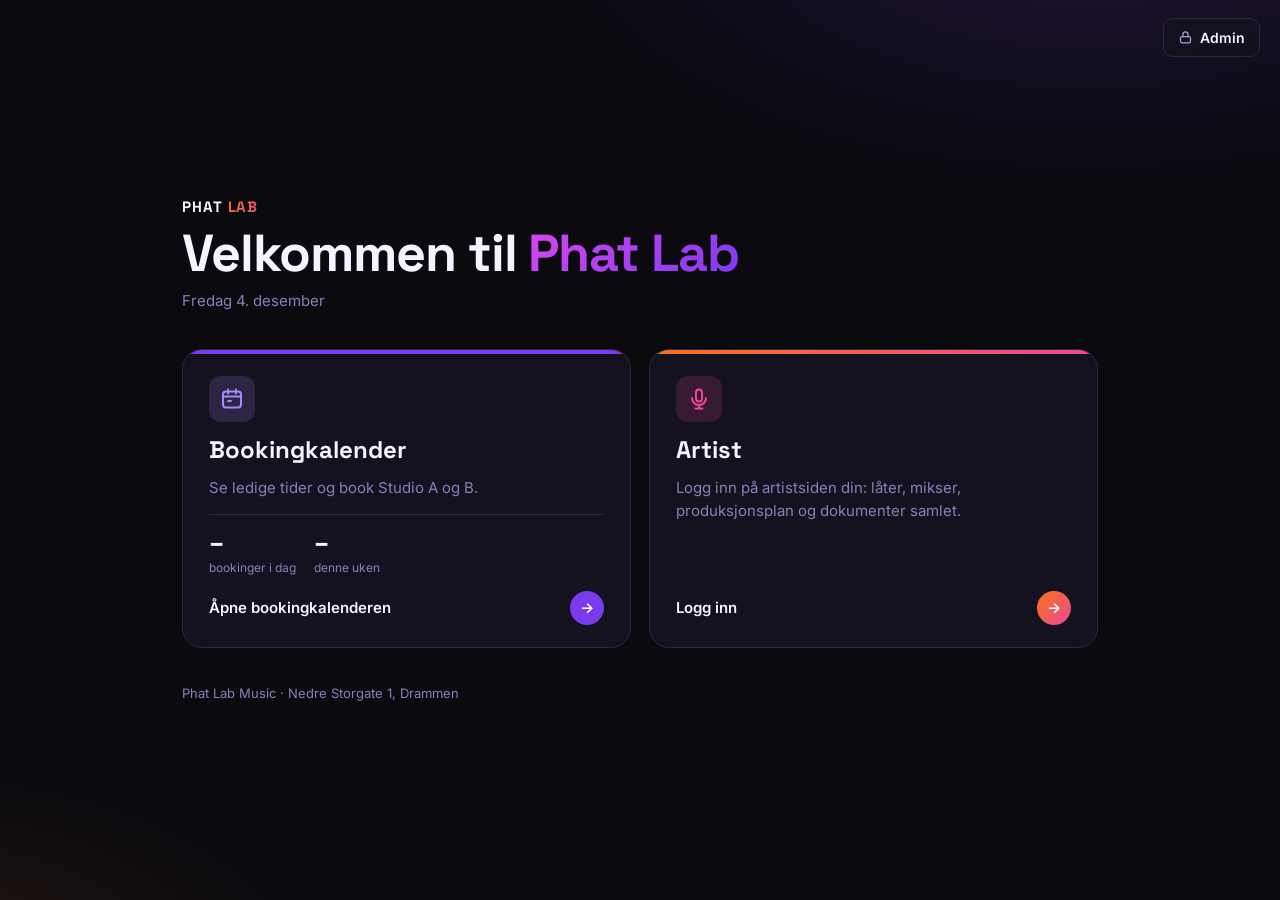
<file: index.html>
<!DOCTYPE html>
<html lang="nb">
<head>
<meta charset="utf-8">
<meta name="viewport" content="width=device-width, initial-scale=1">
<meta name="robots" content="noindex,nofollow">
<title>Phat Lab</title>
<link rel="preconnect" href="https://fonts.googleapis.com">
<link rel="preconnect" href="https://fonts.gstatic.com" crossorigin>
<link href="https://fonts.googleapis.com/css2?family=Inter:wght@400;500;600&family=Space+Grotesk:wght@500;700&display=swap" rel="stylesheet">
<style>

:root{
  --bg:#0A0A0F; --card:#15121F; --ink:#F5F3FF; --muted:#8B7FB8; --line:#2D2640;
  --orange:#E8682A; --grad:linear-gradient(135deg,#D946EF 0%,#7C3AED 100%);
  --grad-hot:linear-gradient(135deg,#F97316 0%,#EC4899 100%);
  --f-display:"Space Grotesk","Inter",system-ui,sans-serif;
  --f-body:"Inter",system-ui,-apple-system,"Segoe UI",sans-serif;
  color-scheme:dark;
}
*{box-sizing:border-box}
html,body{margin:0;height:100%}
body{background:var(--bg);color:var(--ink);font:16px/1.5 var(--f-body);-webkit-font-smoothing:antialiased;
  background-image:radial-gradient(60rem 30rem at 85% -10%,rgba(124,58,237,.18),transparent 60%),radial-gradient(50rem 25rem at -10% 110%,rgba(249,115,22,.12),transparent 60%)}
main{min-height:100%;max-width:980px;margin:0 auto;padding:48px clamp(16px,4vw,32px);display:flex;flex-direction:column;justify-content:center;gap:36px}
.brand{display:flex;flex-direction:column;gap:10px}
.logo{font:700 15px var(--f-display);letter-spacing:.06em}
.logo span{background:var(--grad-hot);-webkit-background-clip:text;background-clip:text;color:transparent}
h1{font:700 clamp(32px,5vw,52px)/1.05 var(--f-display);margin:0;letter-spacing:-.02em;text-wrap:balance}
h1 em{font-style:normal;background:var(--grad);-webkit-background-clip:text;background-clip:text;color:transparent}
.date{color:var(--muted);font-size:15px}
.cards{display:grid;grid-template-columns:repeat(auto-fit,minmax(280px,1fr));gap:18px}
.card{position:relative;display:flex;flex-direction:column;gap:14px;padding:26px 26px 22px;border-radius:20px;background:var(--card);border:1px solid var(--line);color:inherit;text-decoration:none;overflow:hidden;transition:transform .15s ease,border-color .15s ease}
.card::before{content:"";position:absolute;inset:0 0 auto 0;height:4px;background:var(--bar)}
.card:hover{transform:translateY(-3px);border-color:var(--hl)}
.card:focus-visible{outline:2px solid var(--hl);outline-offset:3px}
.card.book{--bar:#7C3AED;--hl:#A78BFA}
.card.prod{--bar:var(--grad);--hl:#D946EF}
.card.review{--bar:var(--grad-hot);--hl:#EC4899}
.card.admin{--bar:linear-gradient(135deg,#8B7FB8,#5B5280);--hl:#A99FD6}
.card.admin{grid-column:1/-1;flex-direction:row;align-items:center;gap:16px;padding:16px 22px}
.card.admin h2{font-size:19px}
.card.admin p{flex:1}
.card.admin .go{margin-top:0!important;gap:12px}
@media (max-width:640px){.card.admin p{display:none}.card.admin h2{flex:1}.card.admin .go span{display:none}}
.card.money{--bar:linear-gradient(135deg,#3DDC97,#22D3EE);--hl:#3DDC97}
.ico{width:46px;height:46px;border-radius:12px;display:grid;place-items:center;background:color-mix(in srgb,var(--hl) 16%,transparent);color:var(--hl)}
.ico svg{width:24px;height:24px}
.card h2{font:700 24px/1.15 var(--f-display);margin:0}
.card p{margin:0;color:var(--muted);font-size:15px}
.live{display:flex;gap:18px;flex-wrap:wrap;padding-top:14px;border-top:1px solid var(--line);margin-top:auto}
.live div{display:flex;flex-direction:column}
.live b{font:700 26px/1 var(--f-display);font-variant-numeric:tabular-nums}
.live span{font-size:12px;color:var(--muted);margin-top:4px}
.go{display:flex;justify-content:space-between;align-items:center;font-weight:600;font-size:15px}
.go i{font-style:normal;width:34px;height:34px;border-radius:50%;display:grid;place-items:center;background:var(--bar);color:#fff;transition:transform .15s ease}
.card:hover .go i{transform:translateX(3px)}
footer{color:var(--muted);font-size:13px}
@media (prefers-reduced-motion: reduce){.card,.go i{transition:none}}
.card.artist{--bar:var(--grad-hot);--hl:#EC4899}
.card.admin{--bar:linear-gradient(135deg,#8B7FB8,#5B5280);--hl:#A99FD6}
.card.deal{--bar:var(--grad);--hl:#D946EF}
.card.money{--bar:linear-gradient(135deg,#3DDC97,#22D3EE);--hl:#3DDC97}
.lockchip{display:inline-flex;align-items:center;gap:5px;font-size:12px;color:var(--muted);border:1px solid var(--line);border-radius:99px;padding:2px 9px;width:max-content}
.lockchip svg{width:12px;height:12px}
footer a{color:inherit}
.mback{position:fixed;inset:0;z-index:50;background:rgba(5,4,10,.78);backdrop-filter:blur(4px);display:flex;align-items:center;justify-content:center;padding:20px}
.pinbox{width:min(360px,100%);background:var(--card);border:1px solid var(--line);border-radius:20px;padding:26px;display:flex;flex-direction:column;gap:12px;text-align:center}
.pinbox h2{font:700 22px var(--f-display);margin:0}
.pinbox input{background:#0F0C17;color:var(--ink);border:1px solid var(--line);border-radius:12px;padding:12px;text-align:center;font-size:22px;letter-spacing:8px;outline:none}
.pinbox input:focus{border-color:#D946EF}
.pinbox button{border:0;border-radius:12px;padding:12px;font:600 15px var(--f-body);color:#fff;background:var(--grad);cursor:pointer}
.pinbox .cancel{background:none;color:var(--muted);font-weight:500;padding:4px}
.err{color:#FF8A8A;font-size:14px;min-height:18px}
.hidden{display:none!important}
.adminbtn{position:fixed;top:18px;right:20px;display:inline-flex;align-items:center;gap:7px;padding:8px 14px;border-radius:10px;border:1px solid var(--line);background:rgba(21,18,31,.8);color:var(--ink);text-decoration:none;font-size:14px;font-weight:600;backdrop-filter:blur(6px);transition:border-color .15s}
.adminbtn:hover{border-color:#A99FD6}
.adminbtn svg{width:15px;height:15px;color:#A99FD6}
</style>
</head>
<body>
<a class="adminbtn" href="phatlab-admin/"><svg viewBox="0 0 24 24" fill="none" stroke="currentColor" stroke-width="2" stroke-linecap="round" stroke-linejoin="round" aria-hidden="true"><rect x="4" y="10.5" width="16" height="10" rx="2.5"/><path d="M8 10.5V7a4 4 0 0 1 8 0v3.5"/></svg>Admin</a>
<main>
  <div class="brand">
    <div class="logo">PHAT <span>LAB</span></div>
    <h1>Velkommen til <em>Phat Lab</em></h1>
    <div class="date" id="today"></div>
  </div>

  <div class="cards">
    <a class="card book" href="booking.html">
      <div class="ico"><svg viewBox="0 0 24 24" fill="none" stroke="currentColor" stroke-width="2" stroke-linecap="round" stroke-linejoin="round" aria-hidden="true"><rect x="3" y="4.5" width="18" height="16" rx="3"/><path d="M3 9.5h18M8 2.5v4M16 2.5v4"/><path d="M8 14h3"/></svg></div>
      <h2>Bookingkalender</h2>
      <p>Se ledige tider og book Studio A og B.</p>
      <div class="live">
        <div><b id="bToday">–</b><span>bookinger i dag</span></div>
        <div><b id="bWeek">–</b><span>denne uken</span></div>
      </div>
      <div class="go">Åpne bookingkalenderen <i aria-hidden="true">&#8594;</i></div>
    </a>

    <a class="card artist" href="portal.html">
      <div class="ico"><svg viewBox="0 0 24 24" fill="none" stroke="currentColor" stroke-width="2" stroke-linecap="round" stroke-linejoin="round" aria-hidden="true"><rect x="9" y="2.5" width="6" height="12" rx="3"/><path d="M5 11a7 7 0 0 0 14 0M12 18v3.5M8.5 21.5h7"/></svg></div>
      <h2>Artist</h2>
      <p id="artistTxt">Logg inn på artistsiden din: låter, mikser, produksjonsplan og dokumenter samlet.</p>
      <div class="go" style="margin-top:auto"><span id="artistGo">Logg inn</span> <i aria-hidden="true">&#8594;</i></div>
    </a>
  </div>

  <footer>Phat Lab Music · Nedre Storgate 1, Drammen</footer>
</main>
<script>
"use strict";
const SB = "https://vrjherdkzxerygrbfuhr.supabase.co/rest/v1/";
const KEY = "eyJhbGciOiJIUzI1NiIsInR5cCI6IkpXVCJ9.eyJpc3MiOiJzdXBhYmFzZSIsInJlZiI6InZyamhlcmRrenhlcnlncmJmdWhyIiwicm9sZSI6ImFub24iLCJpYXQiOjE3ODI3NjU4NTgsImV4cCI6MjA5ODM0MTg1OH0.0JPL21EDYmhh6_IdMLVGm7BWsk_Zrinp6TqGNBUYt0w";
const H = {apikey: KEY, Authorization: "Bearer " + KEY};
const pad = n => String(n).padStart(2, "0");
const ymd = d => d.getFullYear() + "-" + pad(d.getMonth()+1) + "-" + pad(d.getDate());
const now = new Date();
const set = (id, v) => { const e = document.getElementById(id); if (e) e.textContent = v; };
const mon = new Date(now); mon.setDate(now.getDate() - ((now.getDay()+6)%7));
const sun = new Date(mon); sun.setDate(mon.getDate() + 6);
fetch(SB + "bookings?select=date&date=gte." + ymd(mon) + "&date=lte." + ymd(sun), {headers:H})
  .then(r => r.ok ? r.json() : Promise.reject())
  .then(rows => { set("bToday", rows.filter(b => b.date === ymd(now)).length); set("bWeek", rows.length); })
  .catch(() => {});

const DAYS = ["søndag","mandag","tirsdag","onsdag","torsdag","fredag","lørdag"];
const MONTHS = ["januar","februar","mars","april","mai","juni","juli","august","september","oktober","november","desember"];
set("today", DAYS[now.getDay()][0].toUpperCase() + DAYS[now.getDay()].slice(1) + " " + now.getDate() + ". " + MONTHS[now.getMonth()]);
try { if (localStorage.getItem("plk-artist-token")) set("artistGo", "Gå til artistsiden din"); } catch {}
</script>
</body>
</html>
</file>
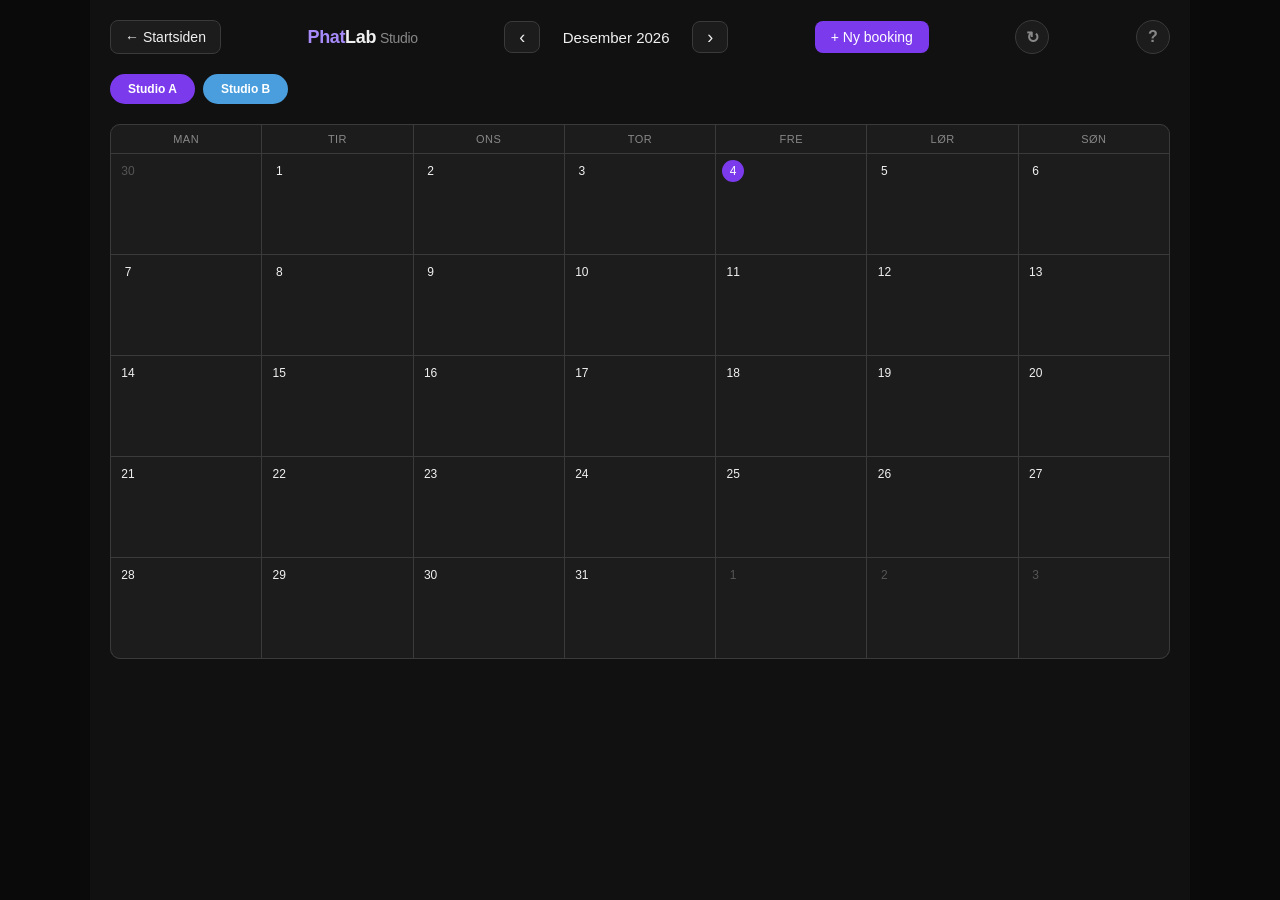
<file: booking.html>
<!DOCTYPE html>
<html lang="no">
<head>
<meta charset="UTF-8" />
<meta name="viewport" content="width=device-width, initial-scale=1.0" />
<title>PhatLab Studio – Bookingkalender</title>
<style>
* { box-sizing:border-box; margin:0; padding:0; }
:root {
  --bg:       #111;
  --surface:  #1c1c1c;
  --surf2:    #2a2a2a;
  --border:   #3a3a3a;
  --orange:   #7c3aed;
  --orange-d: #6d28d9;
  --text:     #f0f0f0;
  --muted:    #888;
  --dim:      #555;
  --ra:       #7c3aed;
  --ra-bg:    rgba(124,58,237,.22);
  --rb:       #4a9edd;
  --rb-bg:    rgba(74,158,221,.18);
  --green:    #3db87a;
  --green-bg: rgba(61,184,122,.15);
}
body { background:#0a0a0a; font-family:-apple-system,BlinkMacSystemFont,'Segoe UI',sans-serif; }
#app { background:var(--bg); color:var(--text); padding:1.25rem; max-width:1100px; margin:0 auto; min-height:100vh; }

/* TOP BAR */
.top-bar { display:flex; align-items:center; justify-content:space-between; margin-bottom:1.25rem; flex-wrap:wrap; gap:10px; }
.logo { font-size:18px; font-weight:600; letter-spacing:-.02em; }
.logo .accent { color:#a78bfa; }
.logo .sub { color:var(--muted); font-weight:400; font-size:14px; margin-left:4px; }
.nav { display:flex; align-items:center; gap:6px; }
.nav-btn { background:var(--surface); border:1px solid var(--border); border-radius:8px; padding:6px 14px; font-size:18px; cursor:pointer; color:var(--text); line-height:1; }
.nav-btn:hover { background:var(--surf2); }
.month-label { font-size:15px; font-weight:500; min-width:140px; text-align:center; }
.btn-new { background:var(--orange); color:#fff; border:none; border-radius:8px; padding:8px 16px; font-size:14px; cursor:pointer; font-weight:500; white-space:nowrap; }
.btn-new:hover { background:var(--orange-d); }
.btn-link { background:var(--surface); border:1px solid var(--border); color:var(--text); border-radius:8px; padding:8px 14px; font-size:14px; font-weight:500; text-decoration:none; white-space:nowrap; }
.btn-link:hover { background:var(--surf2); border-color:var(--orange); }
.btn-help { background:var(--surface); border:1px solid var(--border); color:var(--muted); border-radius:50%; width:34px; height:34px; font-size:16px; font-weight:600; cursor:pointer; flex-shrink:0; }
.btn-help:hover { background:var(--surf2); color:var(--text); }

/* HELP BOX */
.help-content { font-size:14px; line-height:1.7; color:var(--text); }
.help-content p { margin-bottom:0.85rem; }
.help-content .h-row { display:flex; align-items:flex-start; gap:10px; margin-bottom:0.85rem; }
.help-content .h-ico { flex-shrink:0; font-size:16px; line-height:1.5; }
.help-content .h-swatch { flex-shrink:0; width:14px; height:14px; border-radius:4px; margin-top:3px; }
.help-content strong { color:#c4b5fd; }

/* FILTER BUTTONS */
.room-legend { display:flex; gap:8px; margin-bottom:1.25rem; }
.rfbtn {
  display:flex; align-items:center; gap:6px;
  padding:6px 16px; border-radius:20px; font-size:12px; font-weight:600;
  cursor:pointer; border:2px solid transparent; transition:all .15s;
}
.rfbtn-a-on  { background:var(--ra); border-color:var(--ra); color:#fff; }
.rfbtn-a-off { background:var(--surface); border-color:var(--border); color:var(--dim); }
.rfbtn-b-on  { background:var(--rb); border-color:var(--rb); color:#fff; }
.rfbtn-b-off { background:var(--surface); border-color:var(--border); color:var(--dim); }

/* CALENDAR */
.cal-grid { display:grid; grid-template-columns:repeat(7,minmax(0,1fr)); gap:1px; background:var(--border); border:1px solid var(--border); border-radius:10px; overflow:hidden; }
.day-hdr { background:var(--surface); padding:8px 2px; text-align:center; font-size:11px; font-weight:500; color:var(--muted); text-transform:uppercase; letter-spacing:.04em; }
.day-cell { background:var(--surface); min-height:90px; padding:5px 4px; cursor:pointer; transition:background .1s; }
.day-cell:hover { background:var(--surf2); }
.day-cell.other-month .day-num { color:var(--dim); }
.day-cell.today .day-num { background:var(--orange); color:#fff; border-radius:50%; }
.day-num { font-size:12px; font-weight:500; width:22px; height:22px; display:flex; align-items:center; justify-content:center; margin-bottom:3px; }

/* PILLS */
.pill-wrap { position:relative; margin-bottom:2px; }
.pill {
  font-size:10px; border-radius:4px; padding:2px 4px;
  cursor:pointer; white-space:nowrap; overflow:hidden; text-overflow:ellipsis;
  max-width:100%; font-weight:500; line-height:1.5; border-left:2px solid transparent;
}
.pill-a { background:var(--ra-bg); color:#c4b5fd; border-left-color:var(--ra); }
.pill-b { background:var(--rb-bg); color:#7dbfe8; border-left-color:var(--rb); }
.tip {
  display:none; position:absolute; bottom:calc(100% + 6px); left:0; z-index:200;
  background:#222; border:1px solid #444; border-radius:8px;
  padding:8px 10px; min-width:160px; max-width:220px;
  font-size:12px; line-height:1.6; color:#f0f0f0;
  pointer-events:none; white-space:pre-wrap; box-shadow:0 4px 16px rgba(0,0,0,.5);
}
.tip-room { font-size:10px; font-weight:600; text-transform:uppercase; letter-spacing:.06em; margin-bottom:4px; }
.pill-wrap:hover .tip { display:block; }

.more-pill { font-size:10px; color:var(--muted); padding:1px 3px; }
.conflict-banner { font-size:9px; color:#f08080; background:rgba(200,60,60,.18); border-radius:3px; padding:2px 3px; margin-bottom:2px; font-weight:500; }

/* MODAL */
.overlay { position:fixed; inset:0; background:rgba(0,0,0,.75); display:flex; align-items:flex-end; justify-content:center; z-index:100; padding:0; }
.modal {
  background:var(--surface); border:1px solid var(--border);
  border-radius:20px 20px 0 0; padding:1.5rem;
  width:100%; max-width:520px;
  max-height:92vh; overflow-y:auto;
}
.modal-drag { width:40px; height:4px; background:var(--border); border-radius:2px; margin:0 auto 1.25rem; }
.modal.is-new { border-top:4px solid var(--orange); }
.modal.is-edit { border-top:4px solid var(--green); }
.modal-head { display:flex; align-items:center; gap:10px; margin-bottom:1.25rem; }
.modal h3 { font-size:16px; font-weight:600; color:var(--text); margin:0; }
.modal-badge { font-size:10px; font-weight:700; text-transform:uppercase; letter-spacing:.06em; padding:3px 9px; border-radius:20px; }
.badge-new { background:var(--ra-bg); color:#c4b5fd; }
.booked-box {
  background:var(--green-bg); border:1px solid rgba(61,184,122,.35);
  border-radius:10px; padding:10px 12px; margin-bottom:1.25rem;
  display:flex; align-items:center; gap:10px;
}
.booked-box .bk-label { font-size:12px; font-weight:700; text-transform:uppercase; letter-spacing:.06em; color:var(--green); white-space:nowrap; }
.booked-box .bk-text { font-size:13px; color:#a8d8c2; }
.form-row { margin-bottom:1rem; }
.form-row label { display:block; font-size:11px; color:var(--muted); margin-bottom:5px; text-transform:uppercase; letter-spacing:.04em; }
.form-row input, .form-row textarea {
  width:100%; font-size:16px; background:var(--surf2); border:1px solid var(--border);
  border-radius:10px; padding:10px 12px; color:var(--text); outline:none;
  font-family:inherit; color-scheme:dark; -webkit-appearance:none;
}
.form-row input:focus, .form-row textarea:focus { border-color:var(--orange); }
.form-row input[readonly], .form-row textarea[readonly] {
  background:#202020; color:var(--muted); border-color:#2e2e2e; cursor:default;
}
.form-row input[readonly]:focus, .form-row textarea[readonly]:focus { border-color:#2e2e2e; }
.form-row textarea { height:72px; resize:vertical; }
.time-row { display:flex; gap:12px; }
.time-row > div { flex:1; }
.room-picker { display:flex; gap:8px; }
.rpbtn {
  flex:1; padding:10px; border-radius:10px; border:1.5px solid var(--border);
  background:var(--surf2); color:var(--muted); font-size:14px; font-weight:500;
  cursor:pointer; text-align:center; transition:all .15s;
}
.rpbtn-a-sel { border-color:var(--ra); background:var(--ra-bg); color:#c4b5fd; }
.rpbtn-b-sel { border-color:var(--rb); background:var(--rb-bg); color:var(--rb); }
.conflict-msg { font-size:13px; color:#f08080; background:rgba(200,60,60,.15); border:1px solid rgba(200,60,60,.3); border-radius:10px; padding:10px 12px; margin-bottom:1rem; display:none; }
.confirm-box { background:rgba(200,60,60,.12); border:1px solid rgba(200,60,60,.3); border-radius:10px; padding:12px; margin-bottom:1rem; display:none; }
.confirm-box p { font-size:13px; color:#f08080; margin-bottom:10px; }
.confirm-btns { display:flex; gap:8px; }
.modal-footer { display:flex; justify-content:flex-end; gap:8px; margin-top:1.25rem; border-top:1px solid var(--border); padding-top:1.25rem; flex-wrap:wrap; }
.btn { border-radius:10px; padding:10px 20px; font-size:15px; cursor:pointer; font-family:inherit; font-weight:500; }
.btn-ghost { background:var(--surf2); border:1px solid var(--border); color:var(--text); }
.btn-ghost:hover { background:#363636; }
.btn-primary { background:var(--orange); color:#fff; border:none; flex:1; }
.btn-primary:hover { background:var(--orange-d); }
.btn-danger { background:transparent; border:1px solid rgba(200,60,60,.5); color:#f08080; margin-right:auto; }
.btn-danger:hover { background:rgba(200,60,60,.18); }
.btn-del-ok { background:#a32d2d; color:#fff; border:none; border-radius:10px; padding:8px 16px; font-size:14px; cursor:pointer; font-weight:500; }
.btn-del-ok:hover { background:#882020; }
.btn-del-no { background:var(--surf2); border:1px solid var(--border); color:var(--text); border-radius:10px; padding:8px 16px; font-size:14px; cursor:pointer; }

/* DESKTOP overrides */
@media (min-width:600px) {
  .overlay { align-items:center; padding:1rem; }
  .modal { border-radius:14px; }
  .modal-drag { display:none; }
  .day-cell { min-height:100px; padding:6px; }
  .day-hdr { font-size:11px; }
  .pill { font-size:10px; }
  .btn-primary { flex:unset; }
}

/* SMALL MOBILE tweaks */
@media (max-width:400px) {
  #app { padding:0.75rem; }
  .logo .sub { display:none; }
  .month-label { min-width:110px; font-size:13px; }
  .day-hdr { font-size:9px; padding:6px 1px; letter-spacing:0; }
  .day-cell { min-height:72px; padding:3px 2px; }
  .day-num { font-size:11px; width:18px; height:18px; }
  .pill { font-size:9px; padding:1px 3px; }
  .conflict-banner { font-size:8px; }
}
</style>
</head>
<body>
<div id="app">
  <div class="top-bar">
    <a class="btn-link" id="back-link" href="./" style="white-space:nowrap">&#8592; Startsiden</a>
    <a class="logo" href="./" title="Til startsiden" style="color:inherit;text-decoration:none"><span class="accent">Phat</span>Lab<span class="sub">Studio</span></a>
    <div class="nav">
      <button class="nav-btn" id="prev-btn">&#8249;</button>
      <div class="month-label" id="month-label"></div>
      <button class="nav-btn" id="next-btn">&#8250;</button>
    </div>
    <a class="btn-link" id="prod-link" href="produksjon.html" title="Åpne produksjonskalenderen" style="display:none">Produksjon &#8594;</a>
    <script>
    (() => {
      // Åpnet fra Admin: tilbake til Admin og vis lenke til produksjon
      let admin = new URLSearchParams(location.search).get("from") === "admin";
      try { if (!admin && document.referrer && new URL(document.referrer).pathname.includes("/phatlab-admin/")) admin = true; } catch (e) {}
      if (admin) {
        const b = document.getElementById("back-link"); b.href = "phatlab-admin/"; b.innerHTML = "&#8592; Admin";
        document.querySelector(".top-bar .logo").href = "phatlab-admin/";
        document.getElementById("prod-link").style.display = "";
      }
    })();
    </script>
    <button class="btn-new" id="new-btn">+ Ny booking</button>
    <button class="btn-help" id="refresh-btn" title="Oppdater">↻</button>
    <button class="btn-help" id="help-btn" title="Hjelp">?</button>
  </div>
  <div class="room-legend">
    <button class="rfbtn rfbtn-a-on" id="filter-a">Studio A</button>
    <button class="rfbtn rfbtn-b-on" id="filter-b">Studio B</button>
  </div>
  <div class="cal-grid" id="cal"></div>
</div>

<div class="overlay" id="help-modal" style="display:none">
  <div class="modal">
    <div class="modal-drag"></div>
    <h3>Slik bruker du kalenderen</h3>
    <div class="help-content">
      <div class="h-row">
        <span class="h-ico">📅</span>
        <span>Trykk på en <strong>dag</strong> for å lage en ny booking, eller på <strong>+ Ny booking</strong>.</span>
      </div>
      <div class="h-row">
        <span class="h-swatch" style="background:var(--ra)"></span>
        <span>Oransje = <strong>Studio A</strong></span>
      </div>
      <div class="h-row">
        <span class="h-swatch" style="background:var(--rb)"></span>
        <span>Blå = <strong>Studio B</strong></span>
      </div>
      <div class="h-row">
        <span class="h-ico">🔘</span>
        <span>Bruk <strong>filterknappene</strong> øverst for å vise eller skjule et rom.</span>
      </div>
      <div class="h-row">
        <span class="h-ico">✏️</span>
        <span>Trykk på en eksisterende booking for å <strong>redigere</strong> eller <strong>slette</strong> den.</span>
      </div>
      <div class="h-row">
        <span class="h-ico">⚠️</span>
        <span>Du får varsel hvis to bookinger i <strong>samme rom</strong> overlapper i tid.</span>
      </div>
      <div class="h-row">
        <span class="h-ico">🔄</span>
        <span>Alle deler samme kalender. Trykk <strong>↻</strong> for å hente de nyeste bookingene.</span>
      </div>
      <div class="h-row">
        <span class="h-ico">💾</span>
        <span>Bookinger lagres sentralt, så alle ser det samme uansett enhet.</span>
      </div>
    </div>
    <div class="modal-footer">
      <button class="btn btn-primary" id="help-close-btn" style="flex:1">Skjønner!</button>
    </div>
  </div>
</div>

<div class="overlay" id="modal" style="display:none">
  <div class="modal" id="modal-box">
    <div class="modal-drag"></div>
    <div class="modal-head">
      <h3 id="modal-title">Ny booking</h3>
      <span class="modal-badge badge-new" id="modal-badge">Ny</span>
    </div>
    <div class="booked-box" id="booked-box" style="display:none">
      <span class="bk-label">✓ Booket</span>
      <span class="bk-text">Dette rommet er booket</span>
    </div>
    <div class="form-row">
      <label>Rom</label>
      <div class="room-picker">
        <button class="rpbtn" id="rp-a">Studio A</button>
        <button class="rpbtn" id="rp-b">Studio B</button>
      </div>
    </div>
    <div class="form-row"><label>Artist / kunde</label><input type="text" id="f-name" placeholder="Navn" autocomplete="off" /></div>
    <div class="form-row"><label>Dato</label><input type="date" id="f-date" /></div>
    <div class="form-row time-row">
      <div><label>Start</label><input type="time" id="f-start" value="10:00" /></div>
      <div><label>Slutt</label><input type="time" id="f-end" value="14:00" /></div>
    </div>
    <div class="form-row"><label>Tekniker</label><input type="text" id="f-tech" placeholder="Valgfritt" autocomplete="off" /></div>
    <div class="form-row"><label>Notat</label><textarea id="f-note" placeholder="Valgfritt..."></textarea></div>
    <div class="conflict-msg" id="conflict-msg">&#9888; Rommet er allerede booket i dette tidsrommet!</div>
    <div class="confirm-box" id="confirm-box">
      <p>Er du sikker på at du vil slette denne bookingen?</p>
      <div class="confirm-btns">
        <button class="btn-del-ok" id="del-ok-btn">Ja, slett</button>
        <button class="btn-del-no" id="del-no-btn">Avbryt</button>
      </div>
    </div>
    <div class="modal-footer">
      <button class="btn btn-danger" id="del-btn" style="display:none">&#128465; Slett</button>
      <button class="btn btn-ghost" id="cancel-btn">Lukk</button>
      <button class="btn btn-primary" id="save-btn">Lagre</button>
    </div>
  </div>
</div>

<script>
// === Supabase-oppsett ===
const SUPABASE_URL = 'https://vrjherdkzxerygrbfuhr.supabase.co';
const SUPABASE_KEY = 'eyJhbGciOiJIUzI1NiIsInR5cCI6IkpXVCJ9.eyJpc3MiOiJzdXBhYmFzZSIsInJlZiI6InZyamhlcmRrenhlcnlncmJmdWhyIiwicm9sZSI6ImFub24iLCJpYXQiOjE3ODI3NjU4NTgsImV4cCI6MjA5ODM0MTg1OH0.0JPL21EDYmhh6_IdMLVGm7BWsk_Zrinp6TqGNBUYt0w';
const API = SUPABASE_URL + '/rest/v1/bookings';
const HEADERS = {
  'apikey': SUPABASE_KEY,
  'Authorization': 'Bearer ' + SUPABASE_KEY,
  'Content-Type': 'application/json'
};

const DAYS = ['Man','Tir','Ons','Tor','Fre','Lør','Søn'];
const MONTHS = ['Januar','Februar','Mars','April','Mai','Juni','Juli','August','September','Oktober','November','Desember'];

let bookings = [];
let curYear, curMonth;
let editId = null;
let selRoom = 'a';
let showA = true;
let showB = true;

// Hent alle bookinger fra Supabase
async function load() {
  try {
    const res = await fetch(API + '?select=*', { headers: HEADERS });
    if (!res.ok) throw new Error('HTTP ' + res.status);
    bookings = await res.json();
  } catch(e) {
    console.error('Kunne ikke hente bookinger:', e);
    alert('Kunne ikke koble til databasen. Sjekk internett og prøv igjen.');
    bookings = [];
  }
}

// Legg til ny booking
async function createBooking(b) {
  const res = await fetch(API, {
    method: 'POST',
    headers: { ...HEADERS, 'Prefer': 'return=minimal' },
    body: JSON.stringify(b)
  });
  if (!res.ok) throw new Error('Lagring feilet: ' + res.status);
}

// Oppdater eksisterende booking
async function updateBooking(id, b) {
  const res = await fetch(API + '?id=eq.' + encodeURIComponent(id), {
    method: 'PATCH',
    headers: { ...HEADERS, 'Prefer': 'return=minimal' },
    body: JSON.stringify(b)
  });
  if (!res.ok) throw new Error('Oppdatering feilet: ' + res.status);
}

// Slett booking
async function deleteBooking(id) {
  const res = await fetch(API + '?id=eq.' + encodeURIComponent(id), {
    method: 'DELETE',
    headers: { ...HEADERS, 'Prefer': 'return=minimal' }
  });
  if (!res.ok) throw new Error('Sletting feilet: ' + res.status);
}

function toMin(t) { const [h,m] = t.split(':').map(Number); return h*60+m; }

function conflict(date, start, end, room, exId) {
  const s = toMin(start), e = toMin(end);
  return bookings.some(b => {
    if (b.id === exId || b.date !== date || b.room !== room) return false;
    return s < toMin(b.end) && e > toMin(b.start);
  });
}

function roomConflictOnDay(ds, room) {
  const list = bookings.filter(b => b.date === ds && b.room === room)
    .sort((a,b) => a.start.localeCompare(b.start));
  for (let i = 0; i < list.length - 1; i++) {
    if (toMin(list[i].end) > toMin(list[i+1].start)) return true;
  }
  return false;
}

function render() {
  document.getElementById('month-label').textContent = MONTHS[curMonth] + ' ' + curYear;
  const cal = document.getElementById('cal');
  cal.innerHTML = '';
  DAYS.forEach(d => {
    const h = document.createElement('div');
    h.className = 'day-hdr';
    h.textContent = d;
    cal.appendChild(h);
  });

  const first = new Date(curYear, curMonth, 1);
  let dow = first.getDay();
  dow = dow === 0 ? 6 : dow - 1;
  const dim = new Date(curYear, curMonth + 1, 0).getDate();
  const prevDim = new Date(curYear, curMonth, 0).getDate();
  const total = Math.ceil((dow + dim) / 7) * 7;
  const today = new Date();

  for (let i = 0; i < total; i++) {
    let day, mo, yr;
    const cell = document.createElement('div');
    cell.className = 'day-cell';

    if (i < dow) {
      day = prevDim - dow + i + 1; mo = curMonth - 1; yr = curYear;
      if (mo < 0) { mo = 11; yr--; }
      cell.classList.add('other-month');
    } else if (i >= dow + dim) {
      day = i - dow - dim + 1; mo = curMonth + 1; yr = curYear;
      if (mo > 11) { mo = 0; yr++; }
      cell.classList.add('other-month');
    } else {
      day = i - dow + 1; mo = curMonth; yr = curYear;
    }

    if (day === today.getDate() && mo === today.getMonth() && yr === today.getFullYear()) {
      cell.classList.add('today');
    }

    const num = document.createElement('div');
    num.className = 'day-num';
    num.textContent = day;
    cell.appendChild(num);

    const ds = yr + '-' + String(mo+1).padStart(2,'0') + '-' + String(day).padStart(2,'0');

    if (showA && roomConflictOnDay(ds, 'a')) {
      const w = document.createElement('div'); w.className = 'conflict-banner';
      w.textContent = '⚠ Studio A'; cell.appendChild(w);
    }
    if (showB && roomConflictOnDay(ds, 'b')) {
      const w = document.createElement('div'); w.className = 'conflict-banner';
      w.textContent = '⚠ Studio B'; cell.appendChild(w);
    }

    const db = bookings.filter(b => {
      if (b.date !== ds) return false;
      if (b.room === 'a' && !showA) return false;
      if (b.room === 'b' && !showB) return false;
      return true;
    }).sort((a,b) => a.start.localeCompare(b.start));

    db.slice(0,2).forEach(b => {
      const wrap = document.createElement('div');
      wrap.className = 'pill-wrap';

      const p = document.createElement('div');
      p.className = 'pill ' + (b.room === 'a' ? 'pill-a' : 'pill-b');
      p.textContent = b.start + '–' + b.end + ' ' + b.name;
      p.onclick = e => { e.stopPropagation(); openEdit(b); };

      const tip = document.createElement('div');
      tip.className = 'tip';
      const roomLabel = b.room === 'a' ? 'Studio A' : 'Studio B';
      const roomColor = b.room === 'a' ? 'var(--ra)' : 'var(--rb)';
      tip.innerHTML = '<div class="tip-room" style="color:' + roomColor + '">' + roomLabel + '</div>' +
        '<strong>' + b.name + '</strong>\n' +
        b.start + '–' + b.end +
        (b.tech ? '\nTekniker: ' + b.tech : '') +
        (b.note ? '\n' + b.note : '');

      wrap.appendChild(p);
      wrap.appendChild(tip);
      cell.appendChild(wrap);
    });

    if (db.length > 2) {
      const m = document.createElement('div');
      m.className = 'more-pill';
      m.textContent = '+' + (db.length - 2) + ' til';
      cell.appendChild(m);
    }

    cell.onclick = () => openNew(ds);
    cal.appendChild(cell);
  }
}

function updateFilterBtns() {
  document.getElementById('filter-a').className = 'rfbtn ' + (showA ? 'rfbtn-a-on' : 'rfbtn-a-off');
  document.getElementById('filter-b').className = 'rfbtn ' + (showB ? 'rfbtn-b-on' : 'rfbtn-b-off');
}

document.getElementById('filter-a').onclick = function() {
  if (showA && !showB) return;
  showA = !showA;
  updateFilterBtns();
  render();
};
document.getElementById('filter-b').onclick = function() {
  if (showB && !showA) return;
  showB = !showB;
  updateFilterBtns();
  render();
};

function setRoom(r) {
  selRoom = r;
  document.getElementById('rp-a').className = 'rpbtn' + (r === 'a' ? ' rpbtn-a-sel' : '');
  document.getElementById('rp-b').className = 'rpbtn' + (r === 'b' ? ' rpbtn-b-sel' : '');
}
document.getElementById('rp-a').onclick = function() { setRoom('a'); };
document.getElementById('rp-b').onclick = function() { setRoom('b'); };

function hideConfirm() {
  document.getElementById('confirm-box').style.display = 'none';
  // Vis kun Lagre når vi lager en ny booking (ikke ved redigering av eksisterende)
  document.getElementById('save-btn').style.display = editId ? 'none' : 'inline-block';
}

// Lås eller lås opp skjemafeltene
function setFieldsLocked(locked) {
  ['f-name','f-date','f-start','f-end','f-tech','f-note'].forEach(id => {
    const el = document.getElementById(id);
    if (locked) el.setAttribute('readonly', 'readonly');
    else el.removeAttribute('readonly');
  });
  // Romvelger
  document.getElementById('rp-a').disabled = locked;
  document.getElementById('rp-b').disabled = locked;
  document.getElementById('rp-a').style.pointerEvents = locked ? 'none' : 'auto';
  document.getElementById('rp-b').style.pointerEvents = locked ? 'none' : 'auto';
  document.getElementById('rp-a').style.opacity = locked ? '0.6' : '1';
  document.getElementById('rp-b').style.opacity = locked ? '0.6' : '1';
}

function openNew(ds) {
  editId = null;
  document.getElementById('modal-title').textContent = 'Ny booking';
  document.getElementById('modal-box').className = 'modal is-new';
  document.getElementById('modal-badge').style.display = 'inline-block';
  document.getElementById('booked-box').style.display = 'none';
  document.getElementById('save-btn').style.display = 'inline-block';
  setFieldsLocked(false);
  document.getElementById('f-name').value = '';
  document.getElementById('f-date').value = ds || '';
  document.getElementById('f-start').value = '10:00';
  document.getElementById('f-end').value = '14:00';
  document.getElementById('f-tech').value = '';
  document.getElementById('f-note').value = '';
  document.getElementById('del-btn').style.display = 'none';
  document.getElementById('conflict-msg').style.display = 'none';
  setRoom('a');
  hideConfirm();
  document.getElementById('modal').style.display = 'flex';
}

function openEdit(b) {
  editId = b.id;
  document.getElementById('modal-title').textContent = 'Booking';
  document.getElementById('modal-box').className = 'modal is-edit';
  document.getElementById('modal-badge').style.display = 'none';
  document.getElementById('booked-box').style.display = 'flex';
  document.getElementById('f-name').value = b.name;
  document.getElementById('f-date').value = b.date;
  document.getElementById('f-start').value = b.start;
  document.getElementById('f-end').value = b.end;
  document.getElementById('f-tech').value = b.tech || '';
  document.getElementById('f-note').value = b.note || '';
  document.getElementById('del-btn').style.display = 'inline-flex';
  document.getElementById('save-btn').style.display = 'none';
  setFieldsLocked(true);
  document.getElementById('conflict-msg').style.display = 'none';
  setRoom(b.room || 'a');
  hideConfirm();
  document.getElementById('modal').style.display = 'flex';
}

function closeModal() {
  document.getElementById('modal').style.display = 'none';
  editId = null;
  hideConfirm();
}

document.getElementById('cancel-btn').onclick = closeModal;

// Hjelp-modal
document.getElementById('help-btn').onclick = function() {
  document.getElementById('help-modal').style.display = 'flex';
};

// Oppdater-knapp – hent ferske bookinger fra databasen
document.getElementById('refresh-btn').onclick = async function() {
  const btn = this;
  btn.style.opacity = '0.4';
  await load();
  render();
  btn.style.opacity = '1';
};
document.getElementById('help-close-btn').onclick = function() {
  document.getElementById('help-modal').style.display = 'none';
};
document.getElementById('help-modal').onclick = function(e) {
  if (e.target === this) this.style.display = 'none';
};

document.getElementById('prev-btn').onclick = function() {
  curMonth--; if (curMonth < 0) { curMonth = 11; curYear--; } render();
};
document.getElementById('next-btn').onclick = function() {
  curMonth++; if (curMonth > 11) { curMonth = 0; curYear++; } render();
};
document.getElementById('new-btn').onclick = function() {
  const t = new Date();
  openNew(t.getFullYear() + '-' + String(t.getMonth()+1).padStart(2,'0') + '-' + String(t.getDate()).padStart(2,'0'));
};
document.getElementById('del-btn').onclick = function() {
  document.getElementById('confirm-box').style.display = 'block';
  document.getElementById('save-btn').style.display = 'none';
};
document.getElementById('del-no-btn').onclick = hideConfirm;
document.getElementById('del-ok-btn').onclick = async function() {
  if (!editId) return;
  const btn = this;
  btn.disabled = true; btn.textContent = 'Sletter...';
  try {
    await deleteBooking(editId);
    bookings = bookings.filter(b => b.id !== editId);
    closeModal();
    render();
  } catch(e) {
    alert('Kunne ikke slette. Prøv igjen.');
    console.error(e);
  }
  btn.disabled = false; btn.textContent = 'Ja, slett';
};
document.getElementById('save-btn').onclick = async function() {
  const name  = document.getElementById('f-name').value.trim();
  const date  = document.getElementById('f-date').value;
  const start = document.getElementById('f-start').value;
  const end   = document.getElementById('f-end').value;
  const tech  = document.getElementById('f-tech').value.trim();
  const note  = document.getElementById('f-note').value.trim();
  const room  = selRoom;
  if (!name || !date || !start || !end) { alert('Fyll ut artist, dato og tid.'); return; }
  if (toMin(end) <= toMin(start)) { alert('Slutt må være etter start.'); return; }
  const cm = document.getElementById('conflict-msg');
  if (conflict(date, start, end, room, editId)) { cm.style.display = 'block'; return; }
  cm.style.display = 'none';

  const btn = this;
  btn.disabled = true; btn.textContent = 'Lagrer...';
  // Postgres bruker "end" som kolonnenavn (reservert ord)
  const payload = { name, date, start, 'end': end, tech, note, room };
  try {
    if (editId) {
      await updateBooking(editId, payload);
      const idx = bookings.findIndex(b => b.id === editId);
      if (idx > -1) bookings[idx] = { id: editId, ...payload };
    } else {
      const newB = { id: Date.now().toString(), ...payload };
      await createBooking(newB);
      bookings.push(newB);
    }
    closeModal();
    render();
  } catch(e) {
    alert('Kunne ikke lagre. Sjekk internett og prøv igjen.');
    console.error(e);
  }
  btn.disabled = false; btn.textContent = 'Lagre';
};

(async function init() {
  const n = new Date(); curYear = n.getFullYear(); curMonth = n.getMonth();
  render(); // vis tom kalender med en gang
  await load();
  render(); // tegn på nytt med data fra Supabase
})();
</script>
</body>
</html>
</file>
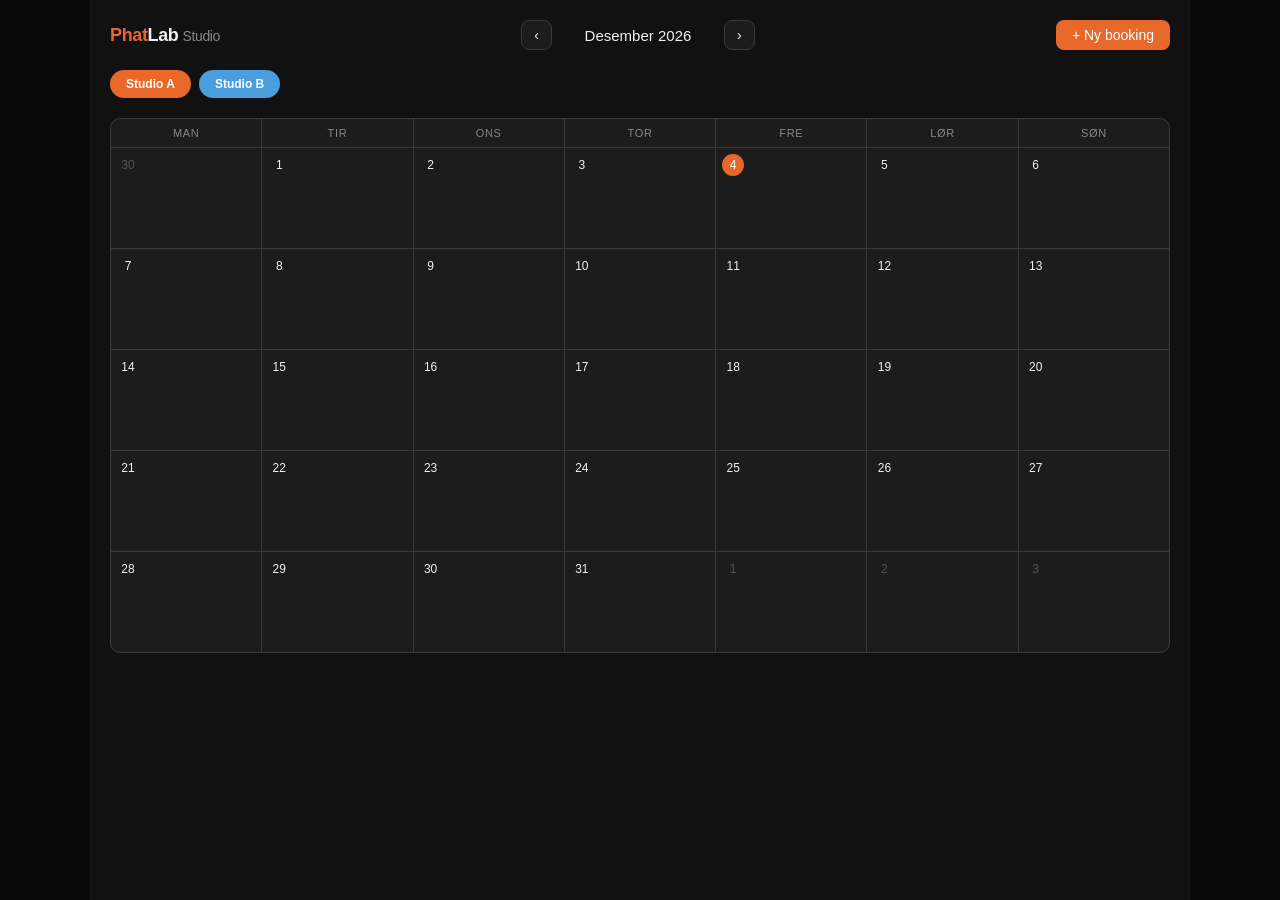
<file: phatlab_studio_booking_calendar_v3.html>
<!DOCTYPE html>
<html lang="no">
<head>
<meta charset="UTF-8" />
<meta name="viewport" content="width=device-width, initial-scale=1.0" />
<title>PhatLab Studio – Bookingkalender</title>
<style>
* { box-sizing:border-box; margin:0; padding:0; }
:root {
  --bg:       #111;
  --surface:  #1c1c1c;
  --surf2:    #2a2a2a;
  --border:   #3a3a3a;
  --orange:   #e8682a;
  --orange-d: #c45520;
  --text:     #f0f0f0;
  --muted:    #888;
  --dim:      #555;
  --ra:       #e8682a;
  --ra-bg:    rgba(232,104,42,.18);
  --rb:       #4a9edd;
  --rb-bg:    rgba(74,158,221,.18);
}
body { background:#0a0a0a; font-family:-apple-system,BlinkMacSystemFont,'Segoe UI',sans-serif; }
#app { background:var(--bg); color:var(--text); padding:1.25rem; max-width:1100px; margin:0 auto; min-height:100vh; }

/* TOP BAR */
.top-bar { display:flex; align-items:center; justify-content:space-between; margin-bottom:1.25rem; flex-wrap:wrap; gap:10px; }
.logo { font-size:18px; font-weight:600; letter-spacing:-.02em; }
.logo .accent { color:var(--orange); }
.logo .sub { color:var(--muted); font-weight:400; font-size:14px; margin-left:4px; }
.nav { display:flex; align-items:center; gap:6px; }
.nav-btn { background:var(--surface); border:1px solid var(--border); border-radius:8px; padding:6px 12px; font-size:14px; cursor:pointer; color:var(--text); }
.nav-btn:hover { background:var(--surf2); }
.month-label { font-size:15px; font-weight:500; min-width:160px; text-align:center; }
.btn-new { background:var(--orange); color:#fff; border:none; border-radius:8px; padding:7px 16px; font-size:14px; cursor:pointer; font-weight:500; }
.btn-new:hover { background:var(--orange-d); }

/* FILTER BUTTONS */
.room-legend { display:flex; gap:8px; margin-bottom:1.25rem; }
.rfbtn {
  display:flex; align-items:center; gap:6px;
  padding:5px 14px; border-radius:20px; font-size:12px; font-weight:600;
  cursor:pointer; border:2px solid transparent; transition:all .15s;
}
.rfbtn-a-on  { background:var(--ra); border-color:var(--ra); color:#fff; }
.rfbtn-a-off { background:var(--surface); border-color:var(--border); color:var(--dim); }
.rfbtn-b-on  { background:var(--rb); border-color:var(--rb); color:#fff; }
.rfbtn-b-off { background:var(--surface); border-color:var(--border); color:var(--dim); }

/* CALENDAR */
.cal-grid { display:grid; grid-template-columns:repeat(7,minmax(0,1fr)); gap:1px; background:var(--border); border:1px solid var(--border); border-radius:10px; overflow:hidden; }
.day-hdr { background:var(--surface); padding:8px 4px; text-align:center; font-size:11px; font-weight:500; color:var(--muted); text-transform:uppercase; letter-spacing:.06em; }
.day-cell { background:var(--surface); min-height:100px; padding:6px; cursor:pointer; transition:background .1s; }
.day-cell:hover { background:var(--surf2); }
.day-cell.other-month .day-num { color:var(--dim); }
.day-cell.today .day-num { background:var(--orange); color:#fff; border-radius:50%; }
.day-num { font-size:12px; font-weight:500; width:22px; height:22px; display:flex; align-items:center; justify-content:center; margin-bottom:4px; }

/* PILLS */
.pill-wrap { position:relative; margin-bottom:2px; }
.pill {
  font-size:10px; border-radius:4px; padding:2px 5px;
  cursor:pointer; white-space:nowrap; overflow:hidden; text-overflow:ellipsis;
  max-width:100%; font-weight:500; line-height:1.5; border-left:2px solid transparent;
}
.pill-a { background:var(--ra-bg); color:#f0a070; border-left-color:var(--ra); }
.pill-b { background:var(--rb-bg); color:#7dbfe8; border-left-color:var(--rb); }
.tip {
  display:none; position:absolute; bottom:calc(100% + 6px); left:0; z-index:200;
  background:#222; border:1px solid #444; border-radius:8px;
  padding:8px 10px; min-width:160px; max-width:220px;
  font-size:12px; line-height:1.6; color:#f0f0f0;
  pointer-events:none; white-space:pre-wrap; box-shadow:0 4px 16px rgba(0,0,0,.5);
}
.tip-room { font-size:10px; font-weight:600; text-transform:uppercase; letter-spacing:.06em; margin-bottom:4px; }
.pill-wrap:hover .tip { display:block; }

.more-pill { font-size:10px; color:var(--muted); padding:1px 4px; }
.conflict-banner { font-size:10px; color:#f08080; background:rgba(200,60,60,.18); border-radius:3px; padding:2px 5px; margin-bottom:2px; font-weight:500; }

/* MODAL */
.overlay { position:fixed; inset:0; background:rgba(0,0,0,.7); display:flex; align-items:center; justify-content:center; z-index:100; padding:1rem; }
.modal { background:var(--surface); border:1px solid var(--border); border-radius:14px; padding:1.5rem; width:100%; max-width:440px; }
.modal h3 { font-size:16px; font-weight:600; margin-bottom:1.25rem; color:var(--text); }
.form-row { margin-bottom:1rem; }
.form-row label { display:block; font-size:11px; color:var(--muted); margin-bottom:4px; text-transform:uppercase; letter-spacing:.04em; }
.form-row input, .form-row textarea {
  width:100%; font-size:14px; background:var(--surf2); border:1px solid var(--border);
  border-radius:8px; padding:8px 10px; color:var(--text); outline:none;
  font-family:inherit; color-scheme:dark;
}
.form-row input:focus, .form-row textarea:focus { border-color:var(--orange); }
.form-row textarea { height:64px; resize:vertical; }
.room-picker { display:flex; gap:8px; }
.rpbtn {
  flex:1; padding:8px; border-radius:8px; border:1.5px solid var(--border);
  background:var(--surf2); color:var(--muted); font-size:13px; font-weight:500;
  cursor:pointer; text-align:center; transition:all .15s;
}
.rpbtn-a-sel { border-color:var(--ra); background:var(--ra-bg); color:var(--ra); }
.rpbtn-b-sel { border-color:var(--rb); background:var(--rb-bg); color:var(--rb); }
.conflict-msg { font-size:13px; color:#f08080; background:rgba(200,60,60,.15); border:1px solid rgba(200,60,60,.3); border-radius:8px; padding:8px 12px; margin-bottom:1rem; display:none; }
.confirm-box { background:rgba(200,60,60,.12); border:1px solid rgba(200,60,60,.3); border-radius:8px; padding:12px; margin-bottom:1rem; display:none; }
.confirm-box p { font-size:13px; color:#f08080; margin-bottom:10px; }
.confirm-btns { display:flex; gap:8px; }
.modal-footer { display:flex; justify-content:flex-end; gap:8px; margin-top:1.25rem; border-top:1px solid var(--border); padding-top:1.25rem; }
.btn { border-radius:8px; padding:8px 18px; font-size:14px; cursor:pointer; font-family:inherit; font-weight:500; }
.btn-ghost { background:var(--surf2); border:1px solid var(--border); color:var(--text); }
.btn-ghost:hover { background:#363636; }
.btn-primary { background:var(--orange); color:#fff; border:none; }
.btn-primary:hover { background:var(--orange-d); }
.btn-danger { background:transparent; border:1px solid rgba(200,60,60,.5); color:#f08080; margin-right:auto; }
.btn-danger:hover { background:rgba(200,60,60,.18); }
.btn-del-ok { background:#a32d2d; color:#fff; border:none; border-radius:8px; padding:6px 14px; font-size:13px; cursor:pointer; font-weight:500; }
.btn-del-ok:hover { background:#882020; }
.btn-del-no { background:var(--surf2); border:1px solid var(--border); color:var(--text); border-radius:8px; padding:6px 14px; font-size:13px; cursor:pointer; }
</style>
</head>
<body>
<div id="app">
  <div class="top-bar">
    <div class="logo"><span class="accent">Phat</span>Lab<span class="sub">Studio</span></div>
    <div class="nav">
      <button class="nav-btn" id="prev-btn">&#8249;</button>
      <div class="month-label" id="month-label"></div>
      <button class="nav-btn" id="next-btn">&#8250;</button>
    </div>
    <button class="btn-new" id="new-btn">+ Ny booking</button>
  </div>
  <div class="room-legend">
    <button class="rfbtn rfbtn-a-on" id="filter-a">Studio A</button>
    <button class="rfbtn rfbtn-b-on" id="filter-b">Studio B</button>
  </div>
  <div class="cal-grid" id="cal"></div>
</div>

<div class="overlay" id="modal" style="display:none">
  <div class="modal">
    <h3 id="modal-title">Ny booking</h3>
    <div class="form-row">
      <label>Rom</label>
      <div class="room-picker">
        <button class="rpbtn" id="rp-a" data-room="a">Studio A</button>
        <button class="rpbtn" id="rp-b" data-room="b">Studio B</button>
      </div>
    </div>
    <div class="form-row"><label>Artist / kunde</label><input type="text" id="f-name" placeholder="Navn" /></div>
    <div class="form-row"><label>Dato</label><input type="date" id="f-date" /></div>
    <div class="form-row" style="display:flex;gap:12px">
      <div style="flex:1"><label>Start</label><input type="time" id="f-start" value="10:00" /></div>
      <div style="flex:1"><label>Slutt</label><input type="time" id="f-end" value="14:00" /></div>
    </div>
    <div class="form-row"><label>Tekniker</label><input type="text" id="f-tech" placeholder="Valgfritt" /></div>
    <div class="form-row"><label>Notat</label><textarea id="f-note" placeholder="Valgfritt..."></textarea></div>
    <div class="conflict-msg" id="conflict-msg">&#9888; Rommet er allerede booket i dette tidsrommet!</div>
    <div class="confirm-box" id="confirm-box">
      <p>Er du sikker på at du vil slette denne bookingen?</p>
      <div class="confirm-btns">
        <button class="btn-del-ok" id="del-ok-btn">Ja, slett</button>
        <button class="btn-del-no" id="del-no-btn">Avbryt</button>
      </div>
    </div>
    <div class="modal-footer">
      <button class="btn btn-danger" id="del-btn" style="display:none">&#128465; Slett</button>
      <button class="btn btn-ghost" id="cancel-btn">Lukk</button>
      <button class="btn btn-primary" id="save-btn">Lagre</button>
    </div>
  </div>
</div>

<script>
const KEY = 'phatlab_v3';
const DAYS = ['Man','Tir','Ons','Tor','Fre','Lør','Søn'];
const MONTHS = ['Januar','Februar','Mars','April','Mai','Juni','Juli','August','September','Oktober','November','Desember'];

let bookings = [];
let curYear, curMonth;
let editId = null;
let selRoom = 'a';
let showA = true;
let showB = true;

function load() {
  try { const r = localStorage.getItem(KEY); bookings = r ? JSON.parse(r) : []; }
  catch(e) { bookings = []; }
}
function save() {
  try { localStorage.setItem(KEY, JSON.stringify(bookings)); } catch(e) {}
}

function toMin(t) { const [h,m] = t.split(':').map(Number); return h*60+m; }

function conflict(date, start, end, room, exId) {
  const s = toMin(start), e = toMin(end);
  return bookings.some(b => {
    if (b.id === exId || b.date !== date || b.room !== room) return false;
    return s < toMin(b.end) && e > toMin(b.start);
  });
}

function roomConflictOnDay(ds, room) {
  const list = bookings.filter(b => b.date === ds && b.room === room)
    .sort((a,b) => a.start.localeCompare(b.start));
  for (let i = 0; i < list.length - 1; i++) {
    if (toMin(list[i].end) > toMin(list[i+1].start)) return true;
  }
  return false;
}

function render() {
  document.getElementById('month-label').textContent = MONTHS[curMonth] + ' ' + curYear;
  const cal = document.getElementById('cal');
  cal.innerHTML = '';
  DAYS.forEach(d => {
    const h = document.createElement('div');
    h.className = 'day-hdr';
    h.textContent = d;
    cal.appendChild(h);
  });

  const first = new Date(curYear, curMonth, 1);
  let dow = first.getDay();
  dow = dow === 0 ? 6 : dow - 1;
  const dim = new Date(curYear, curMonth + 1, 0).getDate();
  const prevDim = new Date(curYear, curMonth, 0).getDate();
  const total = Math.ceil((dow + dim) / 7) * 7;
  const today = new Date();

  for (let i = 0; i < total; i++) {
    let day, mo, yr;
    const cell = document.createElement('div');
    cell.className = 'day-cell';

    if (i < dow) {
      day = prevDim - dow + i + 1; mo = curMonth - 1; yr = curYear;
      if (mo < 0) { mo = 11; yr--; }
      cell.classList.add('other-month');
    } else if (i >= dow + dim) {
      day = i - dow - dim + 1; mo = curMonth + 1; yr = curYear;
      if (mo > 11) { mo = 0; yr++; }
      cell.classList.add('other-month');
    } else {
      day = i - dow + 1; mo = curMonth; yr = curYear;
    }

    if (day === today.getDate() && mo === today.getMonth() && yr === today.getFullYear()) {
      cell.classList.add('today');
    }

    const num = document.createElement('div');
    num.className = 'day-num';
    num.textContent = day;
    cell.appendChild(num);

    const ds = yr + '-' + String(mo+1).padStart(2,'0') + '-' + String(day).padStart(2,'0');

    // Konfliktbanner
    if (showA && roomConflictOnDay(ds, 'a')) {
      const w = document.createElement('div'); w.className = 'conflict-banner';
      w.textContent = '⚠ Konflikt – Studio A'; cell.appendChild(w);
    }
    if (showB && roomConflictOnDay(ds, 'b')) {
      const w = document.createElement('div'); w.className = 'conflict-banner';
      w.textContent = '⚠ Konflikt – Studio B'; cell.appendChild(w);
    }

    // Bookings
    const db = bookings.filter(b => {
      if (b.date !== ds) return false;
      if (b.room === 'a' && !showA) return false;
      if (b.room === 'b' && !showB) return false;
      return true;
    }).sort((a,b) => a.start.localeCompare(b.start));

    db.slice(0,3).forEach(b => {
      const wrap = document.createElement('div');
      wrap.className = 'pill-wrap';

      const p = document.createElement('div');
      p.className = 'pill ' + (b.room === 'a' ? 'pill-a' : 'pill-b');
      p.textContent = b.start + '–' + b.end + ' ' + b.name;
      p.onclick = e => { e.stopPropagation(); openEdit(b); };

      const tip = document.createElement('div');
      tip.className = 'tip';
      const roomLabel = b.room === 'a' ? 'Studio A' : 'Studio B';
      const roomColor = b.room === 'a' ? 'var(--ra)' : 'var(--rb)';
      tip.innerHTML = '<div class="tip-room" style="color:' + roomColor + '">' + roomLabel + '</div>' +
        '<strong>' + b.name + '</strong>\n' +
        b.start + '–' + b.end +
        (b.tech ? '\nTekniker: ' + b.tech : '') +
        (b.note ? '\n' + b.note : '');

      wrap.appendChild(p);
      wrap.appendChild(tip);
      cell.appendChild(wrap);
    });

    if (db.length > 3) {
      const m = document.createElement('div');
      m.className = 'more-pill';
      m.textContent = '+' + (db.length - 3) + ' til';
      cell.appendChild(m);
    }

    cell.onclick = () => openNew(ds);
    cal.appendChild(cell);
  }
}

// Filter-knapper
function updateFilterBtns() {
  document.getElementById('filter-a').className = 'rfbtn ' + (showA ? 'rfbtn-a-on' : 'rfbtn-a-off');
  document.getElementById('filter-b').className = 'rfbtn ' + (showB ? 'rfbtn-b-on' : 'rfbtn-b-off');
}

document.getElementById('filter-a').onclick = function() {
  if (showA && !showB) return; // alltid minst ett synlig
  showA = !showA;
  updateFilterBtns();
  render();
};
document.getElementById('filter-b').onclick = function() {
  if (showB && !showA) return;
  showB = !showB;
  updateFilterBtns();
  render();
};

// Rom-velger i modal
function setRoom(r) {
  selRoom = r;
  document.getElementById('rp-a').className = 'rpbtn' + (r === 'a' ? ' rpbtn-a-sel' : '');
  document.getElementById('rp-b').className = 'rpbtn' + (r === 'b' ? ' rpbtn-b-sel' : '');
}
document.getElementById('rp-a').onclick = function() { setRoom('a'); };
document.getElementById('rp-b').onclick = function() { setRoom('b'); };

function hideConfirm() {
  document.getElementById('confirm-box').style.display = 'none';
  document.getElementById('save-btn').style.display = 'inline-block';
}

function openNew(ds) {
  editId = null;
  document.getElementById('modal-title').textContent = 'Ny booking';
  document.getElementById('f-name').value = '';
  document.getElementById('f-date').value = ds || '';
  document.getElementById('f-start').value = '10:00';
  document.getElementById('f-end').value = '14:00';
  document.getElementById('f-tech').value = '';
  document.getElementById('f-note').value = '';
  document.getElementById('del-btn').style.display = 'none';
  document.getElementById('conflict-msg').style.display = 'none';
  setRoom('a');
  hideConfirm();
  document.getElementById('modal').style.display = 'flex';
}

function openEdit(b) {
  editId = b.id;
  document.getElementById('modal-title').textContent = 'Rediger booking';
  document.getElementById('f-name').value = b.name;
  document.getElementById('f-date').value = b.date;
  document.getElementById('f-start').value = b.start;
  document.getElementById('f-end').value = b.end;
  document.getElementById('f-tech').value = b.tech || '';
  document.getElementById('f-note').value = b.note || '';
  document.getElementById('del-btn').style.display = 'inline-flex';
  document.getElementById('conflict-msg').style.display = 'none';
  setRoom(b.room || 'a');
  hideConfirm();
  document.getElementById('modal').style.display = 'flex';
}

function closeModal() {
  document.getElementById('modal').style.display = 'none';
  editId = null;
  hideConfirm();
}

document.getElementById('cancel-btn').onclick = closeModal;

document.getElementById('prev-btn').onclick = function() {
  curMonth--;
  if (curMonth < 0) { curMonth = 11; curYear--; }
  render();
};
document.getElementById('next-btn').onclick = function() {
  curMonth++;
  if (curMonth > 11) { curMonth = 0; curYear++; }
  render();
};
document.getElementById('new-btn').onclick = function() {
  const t = new Date();
  openNew(t.getFullYear() + '-' + String(t.getMonth()+1).padStart(2,'0') + '-' + String(t.getDate()).padStart(2,'0'));
};

document.getElementById('del-btn').onclick = function() {
  document.getElementById('confirm-box').style.display = 'block';
  document.getElementById('save-btn').style.display = 'none';
};
document.getElementById('del-no-btn').onclick = hideConfirm;
document.getElementById('del-ok-btn').onclick = async function() {
  if (!editId) return;
  bookings = bookings.filter(b => b.id !== editId);
  save(); closeModal(); render();
};

document.getElementById('save-btn').onclick = async function() {
  const name  = document.getElementById('f-name').value.trim();
  const date  = document.getElementById('f-date').value;
  const start = document.getElementById('f-start').value;
  const end   = document.getElementById('f-end').value;
  const tech  = document.getElementById('f-tech').value.trim();
  const note  = document.getElementById('f-note').value.trim();
  const room  = selRoom;
  if (!name || !date || !start || !end) { alert('Fyll ut artist, dato og tid.'); return; }
  if (toMin(end) <= toMin(start)) { alert('Slutt må være etter start.'); return; }
  const cm = document.getElementById('conflict-msg');
  if (conflict(date, start, end, room, editId)) { cm.style.display = 'block'; return; }
  cm.style.display = 'none';
  if (editId) {
    const idx = bookings.findIndex(b => b.id === editId);
    if (idx > -1) bookings[idx] = { id:editId, name, date, start, end, tech, note, room };
  } else {
    bookings.push({ id: Date.now().toString(), name, date, start, end, tech, note, room });
  }
  save(); closeModal(); render();
};

(async function() {
  load();
  const n = new Date(); curYear = n.getFullYear(); curMonth = n.getMonth();
  render();
})();
</script>
</body>
</html>
</file>
